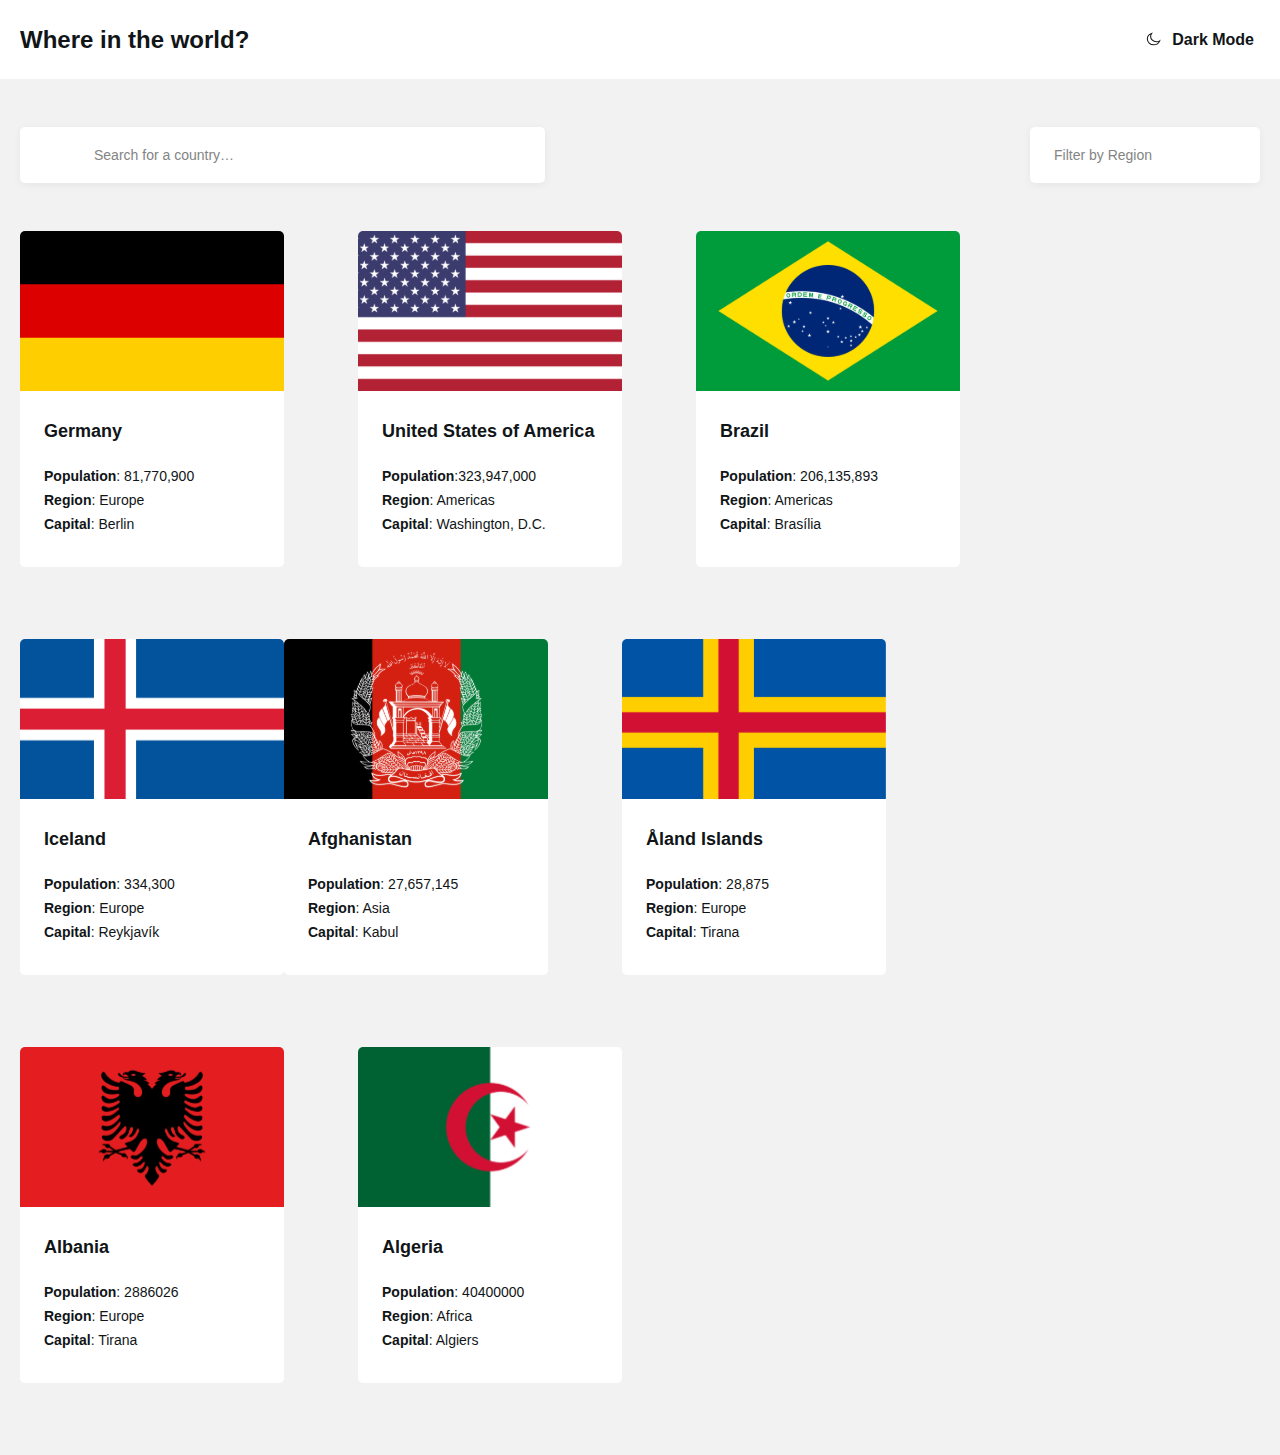
<file: index.html>
<!DOCTYPE html>
<html lang="en">
<head>
    <meta charset="UTF-8">
    <meta http-equiv="X-UA-Compatible" content="IE=edge">
    <meta name="viewport" content="width=device-width, initial-scale=1.0">
    <title>Countries</title>
    <link rel="stylesheet" href="styles.css/normalize.css">
    <link rel="stylesheet" href="styles.css/styles.css">
</head>
<body>
    <header class="site-header">
        <div class="header-wrapper container">
            <h2 class="header-question"><a href="" class="question-link">Where in the world?</a></h2>
            <button class="dark-mode">Dark Mode</button>
        </div>
    </header>
    <main class="site-main container">
        <div class="search-part">
            <form action="" method="get">
                <input class="search-input" type="text" placeholder ="Search for a country…" >
            </form>
            <form action="" method="get">
                <input class="list" type="district" list="check-country" placeholder="Filter by Region">
                <datalist id="check-country">
                    <option>Africa</option>
                    <option>America</option>
                    <option>Asia</option>
                    <option>Europe</option>
                    <option>Oceania</option>
                </datalist>                
            </form>
        </div>
        <div class="different-countries">
            <ul class="flag-list">
                <li class="flag-list-item">
                    <a class="link-wrapper" href="about-country.html" >
                        <img class="flag-img" src="img/germany.svg" alt="flag" width="264" height="160">
                        <div class="about-country">
                            <a class="main-link" href="#">Germany</a>
                            <p class="about-country-text">
                                <span class="avatar">Population</span>: 81,770,900
                            </p>
                            <p class="about-country-text">
                                <span class="avatar">Region</span>: Europe
                            </p>
                            <p class="about-country-text">
                                <span class="avatar">Capital</span>: Berlin
                            </p>
                        </div>
                    </a>
                </li>
                <li class="flag-list-item">
                    <a class="link-wrapper" href="about-country.html" >
                        <img class="flag-img " src="img/usa.svg" alt="flag" width="264" height="160">
                    </a>
                    <div class="about-country">
                        <a class="main-link" href="#">United States of America</a>
                        <p class="about-country-text">
                            <span class="avatar">Population</span>:323,947,000
                        </p>
                        <p class="about-country-text">
                            <span class="avatar">Region</span>: Americas
                        </p>
                        <p class="about-country-text">
                            <span class="avatar">Capital</span>: Washington, D.C.
                        </p>
                    </div>
                </li><li class="flag-list-item">
                    <a class="link-wrapper" href="about-country.html" >
                        <img class="flag-img" src="img/brazil.svg" alt="flag" width="264" height="160">
                    </a>
                    <div class="about-country">
                        <a class="main-link" href="#">Brazil</a>
                        <p class="about-country-text">
                            <span class="avatar">Population</span>: 206,135,893
                        </p>
                        <p class="about-country-text">
                            <span class="avatar">Region</span>: Americas
                        </p>
                        <p class="about-country-text">
                            <span class="avatar">Capital</span>: Brasília
                        </p>
                    </div>
                </li><li class="flag-list-item">
                    <a class="link-wrapper" href="about-country.html" >
                        <img class="flag-img" src="img/iceland.svg" alt="flag" width="264" height="160">
                    </a>
                    <div class="about-country">
                        <a class="main-link" href="#">Iceland</a>
                        <p class="about-country-text">
                            <span class="avatar">Population</span>: 334,300
                        </p>
                        <p class="about-country-text">
                            <span class="avatar">Region</span>: Europe
                        </p>
                        <p class="about-country-text">
                            <span class="avatar">Capital</span>: Reykjavík
                        </p>
                    </div>
                </li><li class="flag-list-item">
                    <a class="link-wrapper" href="about-country.html" >
                        <img class="flag-img" src="img/afghanistan.svg" alt="flag" width="264" height="160">
                    </a>
                    <div class="about-country">
                        <a class="main-link" href="#">Afghanistan</a>
                        <p class="about-country-text">
                            <span class="avatar">Population</span>: 27,657,145
                        </p>
                        <p class="about-country-text">
                            <span class="avatar">Region</span>: Asia
                        </p>
                        <p class="about-country-text">
                            <span class="avatar">Capital</span>: Kabul
                        </p>
                    </div>
                </li><li class="flag-list-item">
                    <a class="link-wrapper" href="about-country.html" >
                        <img class="flag-img" src="img/aland-islands.svg" alt="flag" width="264" height="160">
                    </a>
                    <div class="about-country">
                        <a class="main-link" href="#">Åland Islands</a>
                        <p class="about-country-text">
                            <span class="avatar">Population</span>: 28,875
                        </p>
                        <p class="about-country-text">
                            <span class="avatar">Region</span>: Europe
                        </p>
                        <p class="about-country-text">
                            <span class="avatar">Capital</span>: Tirana
                        </p>
                    </div>
                </li><li class="flag-list-item">
                    <a class="link-wrapper" href="about-country.html" >
                        <img class="flag-img" src="img/albania.svg" alt="flag" width="264" height="160">
                    </a>
                    <div class="about-country">
                        <a class="main-link" href="#">Albania</a>
                        <p class="about-country-text">
                            <span class="avatar">Population</span>: 2886026
                        </p>
                        <p class="about-country-text">
                            <span class="avatar">Region</span>: Europe
                        </p>
                        <p class="about-country-text">
                            <span class="avatar">Capital</span>: Tirana
                        </p>
                    </div>
                </li><li class="flag-list-item">
                    <a class="link-wrapper" href="about-country.html" >
                        <img class="flag-img" src="img/pakistan.svg" alt="flag" width="264" height="160">
                    </a>
                    <div class="about-country">
                        <a class="main-link" href="#">Algeria</a>
                        <p class="about-country-text">
                            <span class="avatar">Population</span>: 40400000
                        </p>
                        <p class="about-country-text">
                            <span class="avatar">Region</span>: Africa
                        </p>
                        <p class="about-country-text">
                            <span class="avatar">Capital</span>: Algiers
                        </p>
                    </div>
                </li>
            </ul>
        </div>
    </main>
    <script src="js/main.js"></script>
</body>
</html>
</file>
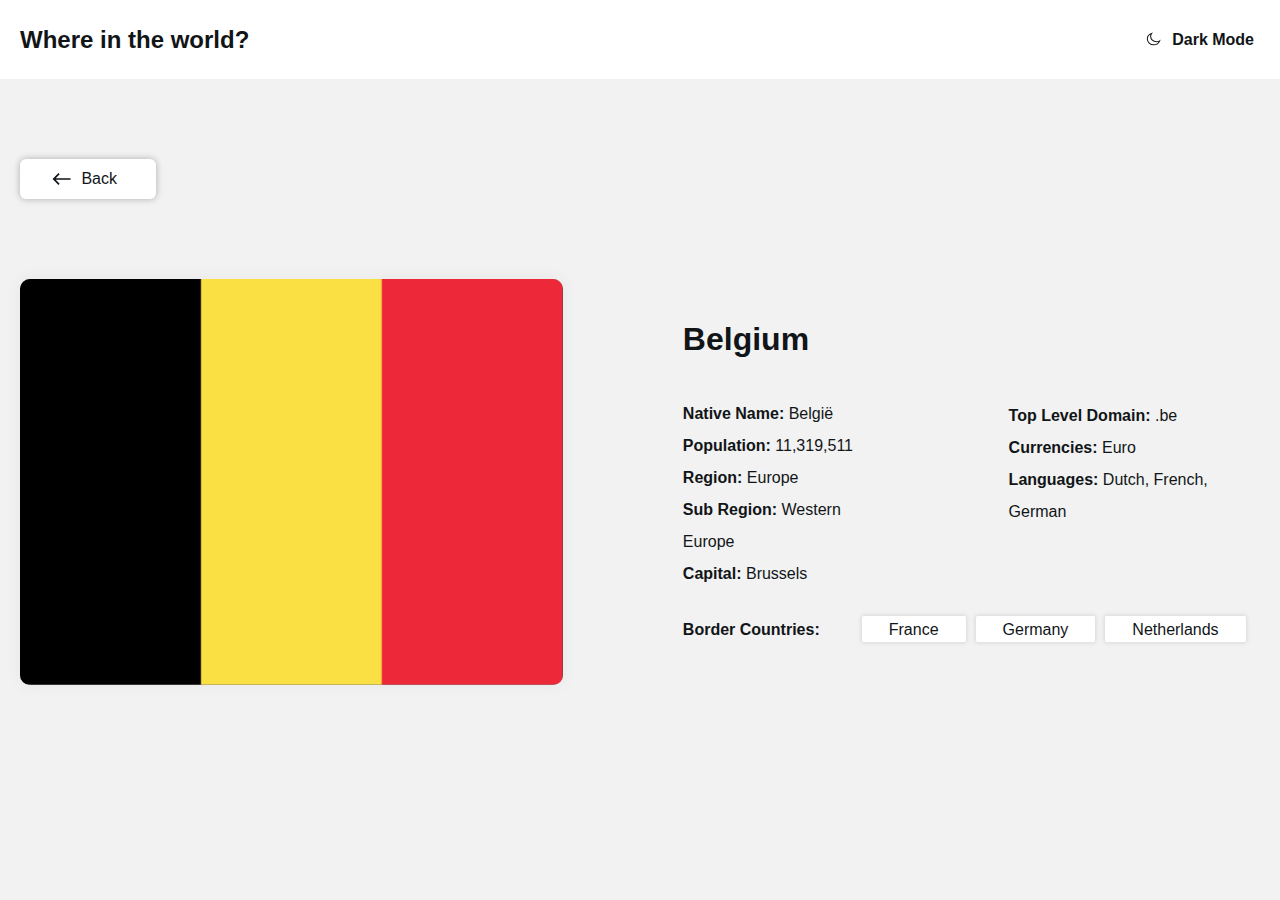
<file: about-country.html>
<!DOCTYPE html>
<html lang="en">
<head>
    <meta charset="UTF-8">
    <meta http-equiv="X-UA-Compatible" content="IE=edge">
    <meta name="viewport" content="width=device-width, initial-scale=1.0">
    <title>Countries</title>
    <link rel="stylesheet" href="styles.css/normalize.css">
    <link rel="stylesheet" href="styles.css/styles.css">
</head>
<body>
    <header class="site-header">
        <div class="header-wrapper container">
            <h2 class="header-question"><a class="question-link" href="">Where in the world?</a></h2>
            <button class="dark-mode">Dark Mode</button>
        </div>
    </header>
    <!-- main -->
    <main class="site-main">
        <div class="list-wrapper container">
            <div class="left-wrapper">
                <a class="to-back" href="index.html">Back</a>
                <img class="flag-of-belgium" src="img/belgium.svg" alt="belgium" width="560" height="401">
            </div>
            <div class="right-wrapper">
                <h2 class="main-theme">Belgium</h2>
                <div class="information-list-wrapper">
                    <ul class="information-list">
                        <li class="left-information-list-item">Native Name: <span class="bottom-text">België</span></li>
                        <li class="left-information-list-item">Population: <span class="bottom-text">11,319,511</span></li>
                        <li class="left-information-list-item">Region: <span class="bottom-text">Europe</span></li>
                        <li class="left-information-list-item">Sub Region: <span class="bottom-text">Western Europe</span></li>
                        <li class="left-information-list-item">Capital: <span class="bottom-text">Brussels</span></li>
                    </ul>
                    <ul class="right-information-list">
                        <li class="right-information-list-item">Top Level Domain:<span class="bottom-text"> .be</span></li>
                        <li class="right-information-list">Currencies:<span class="bottom-text"> Euro</span></li>
                        <li class="right-information-list">Languages:<span class="bottom-text"> Dutch, French, German</span></li>
                    </ul>
                </div>
                <ul class="bottom-list">
                    <li class="bottom-list-item bottom-theme">Border Countries: </li>
                    <li class="bottom-list-item"><span class="bottom-text border">France</span></li>
                    <li class="bottom-list-item"><span class="bottom-text border">Germany</span></li>
                    <li class="bottom-list-item"><span class="bottom-text border">Netherlands</span></li>
                </ul>
            </div>
            <span class="bold-text"></div></span>
        </main>
        <script src="js/main.js"></script>
    </body>
</file>
<file: styles.css/styles.css>
/* global */
@font-face {
    font-family: 'Nunito Sans';
    src: url('../fonts/NunitoSans-Light.woff2') format('woff2'),
    url('../fonts/NunitoSans-Light.woff') format('woff');
    font-weight: 300;
    font-style: normal;
    font-display: swap;
}

@font-face {
    font-family: 'Nunito Sans';
    src: url('../fonts/NunitoSans-SemiBold.woff2') format('woff2'),
    url('../fonts/NunitoSans-SemiBold.woff') format('woff');
    font-weight: 600;
    font-style: normal;
    font-display: swap;
}

@font-face {
    font-family: 'Nunito Sans';
    src: url('../fonts/') format('woff2'),
    url('../fonts/NunitoSans-Regular.woff') format('woff');
    font-weight: normal;
    font-style: normal;
    font-display: swap;
}

@font-face {
    font-family: 'Nunito Sans';
    src: url('../fonts/NunitoSans-Bold.woff2') format('woff2'),
    url('../fonts/NunitoSans-Bold.woff') format('woff');
    font-weight: bold;
    font-style: normal;
    font-display: swap;
}
/* Custom Property */
:root{
    --font-family-text:'Nunito-sans','Arial',"Sans-serif";
    --basic-color:#f2f2f2;
    --text-color:#111517;
    --bg-color:#fff;
    --placeholder-color:#848484;
}

*{box-sizing: border-box;}

html {
    height: 100%;
}
body{
    display: flex;
    flex-direction: column;
    height: 100%;
    margin: 0;
    padding: 0;
    font-size: 14px;
    line-height: 16px;
    font-family:var(--font-family-text);
    color:var(--text-color);
    background-color:var(--basic-color);
    flex-wrap: nowrap;
}
.dark-mode-click{
    --basic-color:#202c36;
    --text-color:#fff;
    --bg-color:#2b3844;
    --placeholder-color:#fff;
}
img{
    height:auto;
    max-width: 100%;   
}
*:focus{
    outline: 3px dashed rgb(148, 137, 137);
    outline-offset: 3px;
}
.container{
    max-width: 1320px;
    width: 100%;
    padding-left: 20px;
    padding-right: 20px;
    margin-left: auto;
    margin-right: auto;
}

/* site-header */
.site-header {
    background-color:var(--bg-color);
}
.header-wrapper {
    display: flex;
    align-items: center;
    justify-content: space-between;
}
.header-question {
    font-family:var(--font-family-text);
    font-weight: 800;
    font-size: 24px;
    line-height: 33px;
    margin: 0;
    padding-top: 23px;
    padding-bottom: 23px;
}
.question-link{
    text-decoration: none;
    color:var(--text-color);
}
.dark-mode {
    border: none;
    display: flex;
    background-color: transparent;
    align-items: center;
    color:var(--text-color);
    font-family:var(--font-family-text);
    font-weight: 600;
    font-size: 16px;
    line-height: 22px;
}
.dark-mode::before{
    background-image:url(../img/moon.svg);
    content:"";
    background-repeat: no-repeat;
    display: block;
    width: 15px;
    height: 15px;
    background-size: contain;
    margin-right: 11px;
}

/* site-main */
.site-main {
}
.search-part {
    display: flex;
    align-items: center;
    justify-content: space-between;
}
.search-input {
    background:var(--bg-color);
    box-shadow: 0px 2px 9px rgba(0, 0, 0, 0.0532439);
    border-radius: 5px;
    padding: 18px 270px 18px 74px;
    border:none;
    margin-top: 48px;
    font-weight: 400;
    font-size: 14px;
    line-height: 20px;
}
.search-input::before{
    background-image:url(../img/search-icon.svg);
    content: "";
    width: 9px;
    height: 9px;
    background-repeat: no-repeat;
    background-position: 34px center;
}
.list{
    padding: 18px 25px 18px 24px;
    background: var(--bg-color);
    box-shadow: 0px 2px 9px rgba(0, 0, 0, 0.0532439);
    border-radius: 5px;
    margin-top: 48px;
    border:0;
    font-weight: 400;
    font-size: 14px;
    line-height: 20px;
    font-family: var(--font-family-text);
    font-weight: 400;
    font-size: 14px;
    line-height: 20px;
}

.different-countries {
}
.flag-list {
    display: flex;
    flex-wrap: wrap;
    align-items: center;
    padding-top: 48px;
    margin: 0;
    list-style: none;
    padding-left: 0;
}
.flag-list-item {
    border-radius: 5px;
    background-color: var(--bg-color);
    width: 264px;
    height: 336px;
    margin-right: 74px;
    margin-bottom: 72px;
}
.flag-list-item:nth-child(4n){
    margin-right: 0;
}
.link-wrapper {
}
.flag-img{
    border-radius:5px 5px 0px 0px;
}

.about-country {
    padding-top: 24px;
    padding-left: 24px;
    padding-bottom: 46px;
}
.main-link{
    
    font-family:var(--font-family-text);
    font-weight: 600;
    font-size: 18px;
    line-height: 26px;
    display: inline-block;
    padding-bottom: 16px;
    color: var(--text-color);
    text-decoration: none;
}

.about-country-text {
    padding-top: 8px;
    margin: 0;
}
.avatar {
    font-weight: 600;
}

/* site-main */
.site-main {
    background-color: var(--basic-color);
}
.list-wrapper {
    display: flex;
    align-items: center;
    padding-top: 80px;
}
.left-wrapper {
}
.flag-of-belgium{
    display:block;
    margin-top: 80px;
    background-color: #808080;
    box-shadow: 0px 0px 14px 4px rgba(0, 0, 0, 0.0294384);
    border-radius: 10.0057px;
    
}
.to-back {
    background-color: var(--bg-color);
    box-shadow: 0px 0px 7px rgba(0, 0, 0, 0.293139);
    border-radius: 6px;
    display: flex;
    width: 136px;
    padding-bottom: 10px;
    align-items: center;
    font-weight: 300;
    font-size: 16px;
    line-height: 20px;
    text-decoration: none;
    color:var(--text-color);
    display: flex;
    padding: 10px 39px 10px 32px;
}
.to-back::before{
    display: flex;
    align-items: center;
    width: 20px;
    height: 20px;
    background-repeat: no-repeat;
    background-size:contain;
    margin-right: 10px;
    background-image:url(../img/cursor.svg);
    background-position: center center;
    content:"";
    
}
.right-wrapper {
    margin-left: 120px;
    padding-top: 129px;
}
.main-theme {
    font-weight: 800;
    font-size: 32px;
    line-height: 44px;
    color: var(--text-color);
    margin: 0;
    padding-bottom: 23px;
}
.information-list-wrapper {
    display: flex;  
}
.information-list {
    list-style: none;
    padding: 0;
    margin-right: 120px;
    
}
.left-information-list-item {
    font-weight: 600;
    font-size: 16px;
    line-height: 32px;
}
.right-information-list {
    font-weight: 600;
    font-size: 16px;
    line-height: 32px;
    list-style: none;
    padding: 0;
}

.bottom-list {
    display: flex;
}
.bottom-list-item {
    font-weight: 600;
}
.bottom-text{
    font-weight:300;
}
.bottom-list {
    display: flex;
    list-style: none;
    padding: 0;
}
.bottom-list-item {
    font-weight: 600;
    font-size: 16px;
    line-height: 24px;
    
}
.border{
    padding-top: 5px;
    padding-bottom: 4px;
    padding-right: 27px;
    padding-left: 27px;
    background: var(--bg-color);
    box-shadow: 0px 0px 4px 1px rgba(0, 0, 0, 0.104931);
    border-radius: 2px;
    margin-right: 10px;
}

.bottom-theme {
    margin-right: 42px;
}
.search-input::placeholder{
    color:var(--placeholder-color);
}
.list::placeholder{
    color:var(--placeholder-color);
}
</file>
